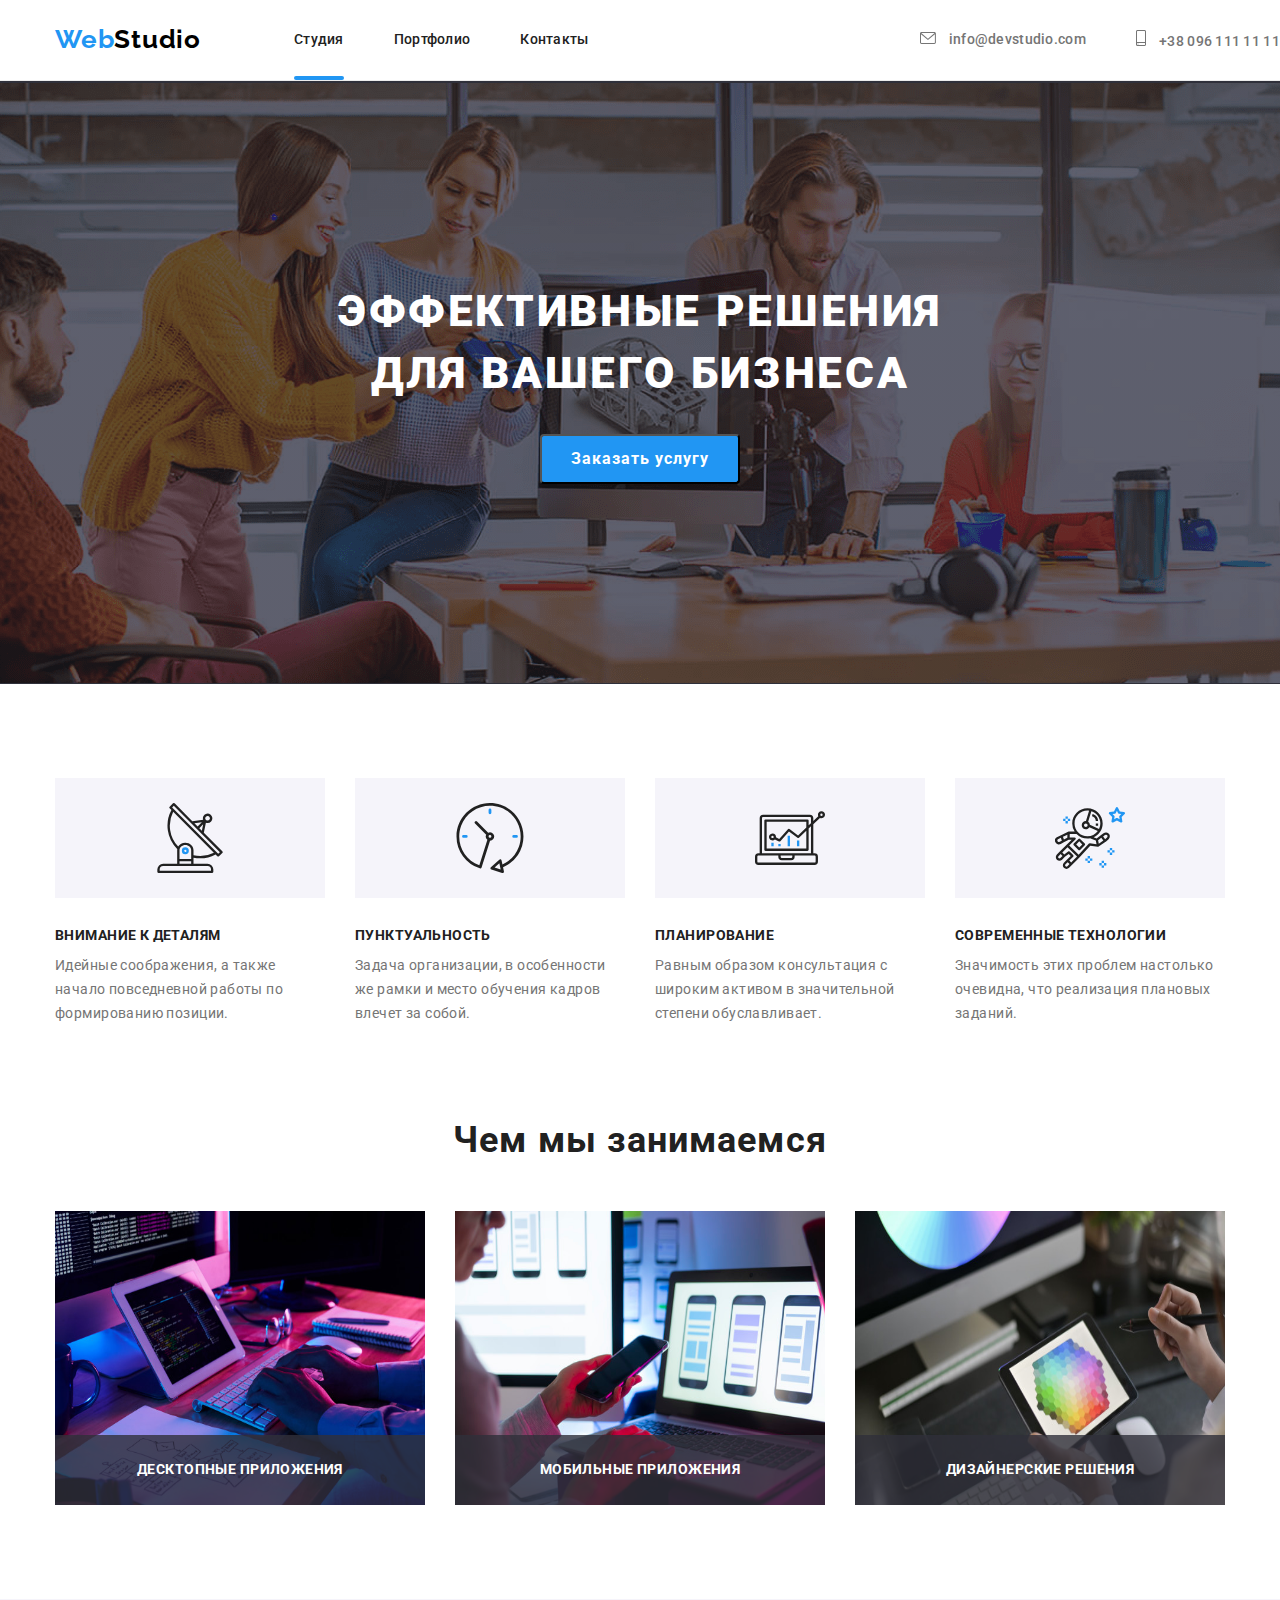
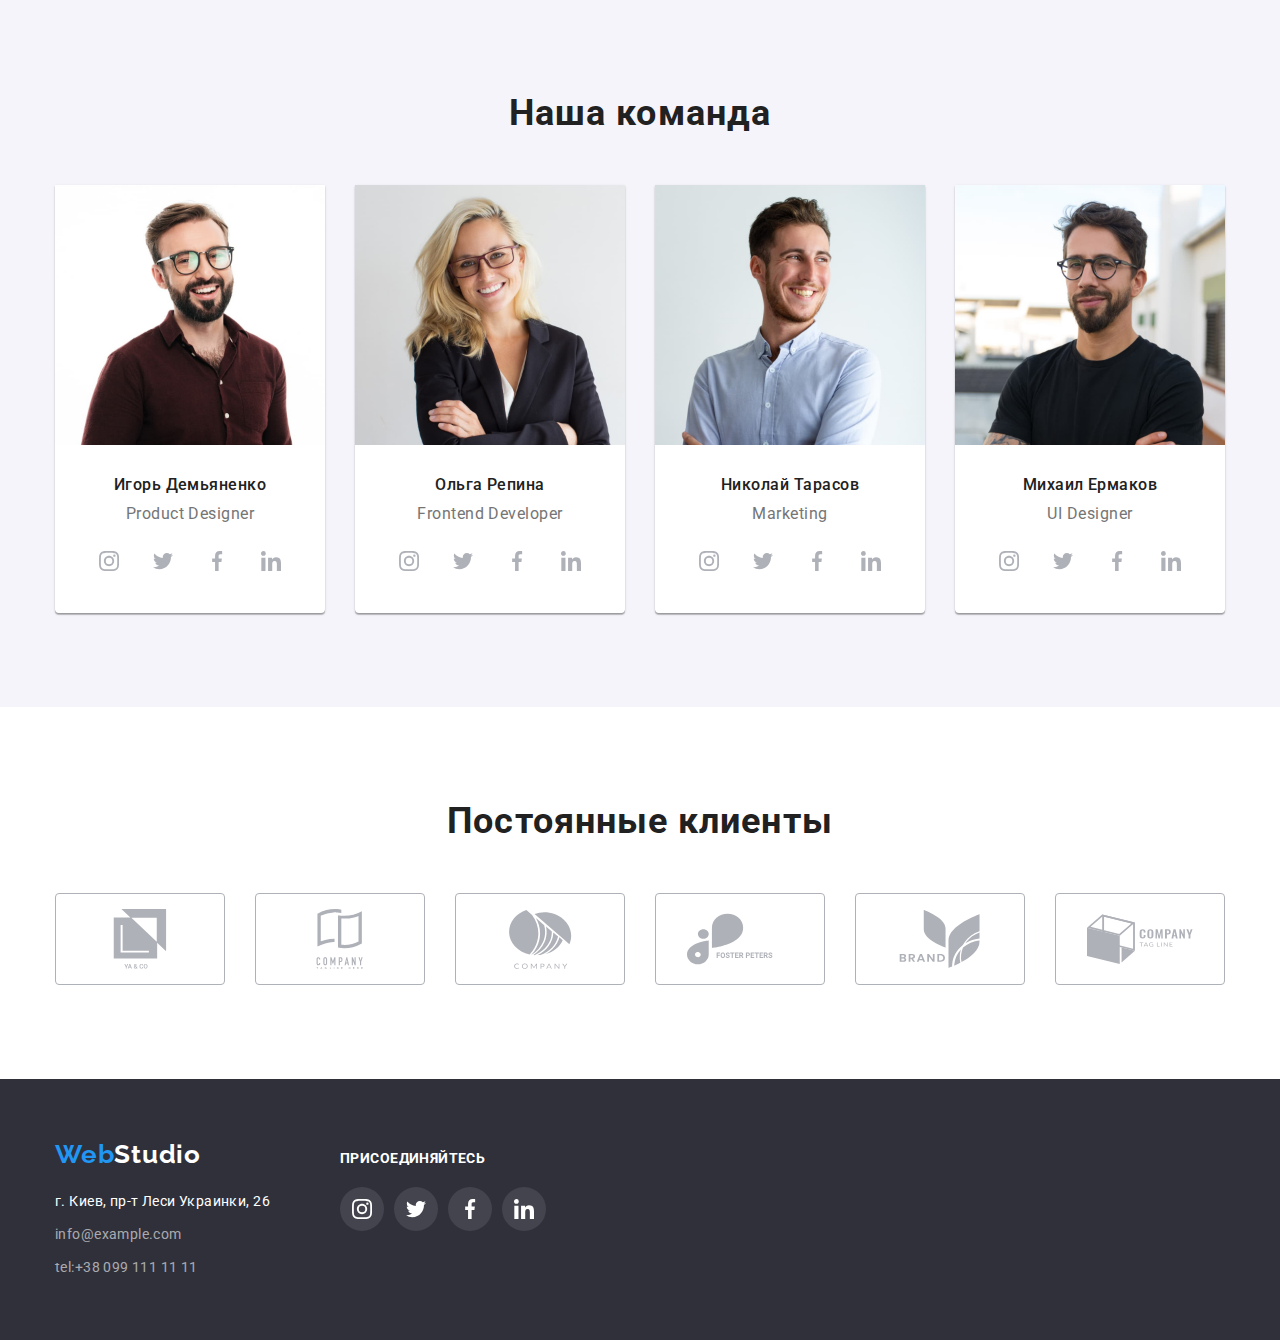
<file: index.html>
<!DOCTYPE html>
<html lang="ru">
  <head>
    <meta charset="UTF-8" />
    <meta http-equiv="X-UA-Compatible" content="IE=edge" />
    <meta name="viewport" content="width=device-width, initial-scale=1.0" />
    <link rel="preconnect" href="https://fonts.googleapis.com" />
    <link rel="preconnect" href="https://fonts.gstatic.com" crossorigin />
    <link
      href="https://fonts.googleapis.com/css2?family=Raleway:wght@700&family=Roboto:wght@400;500;700;900&display=swap"
      rel="stylesheet"
    />
    <link
      rel="stylesheet"
      href="https://cdn.jsdelivr.net/npm/modern-normalize@1.1.0/modern-normalize.min.css"
    />
    <link rel="stylesheet" href="CSS\style.css" />
    <title>WebStudio</title>
  </head>

  <body>
    <!-- Top line -->
    <header class="header">
      <div class="container header_row">
        <a class="logo">Web<span class="studio">Studio</span></a>

        <nav class="nav">
          <ul class="navigation navigation_list">
            <li class="contacts">
              <a class="contacts_link" href="./index.html">Студия</a>
            </li>
            <li class="contacts">
              <a href="portfolio.html">Портфолио</a>
            </li>
            <li class="contacts">
              <a href="">Контакты</a>
            </li>
          </ul>
        </nav>
        <ul class="connection">
          <li class="info">
            <a class="envelope_link" href="mailto:info@devstudio.com">
              <svg class="envelope_icon" width="16" height="12">
                <use href="./image/icons.svg#envelope"></use>
              </svg>
              info@devstudio.com
            </a>
          </li>
          <li class="info">
            <a class="tel_link" href="tel:+380961111111">
              <svg class="tel_icon" width="10" height="16">
                <use href="./image/icons.svg#smartphone"></use>
              </svg>
              +38 096 111 11 11
            </a>
          </li>
        </ul>
      </div>
    </header>

    <!--A cap-->

    <main>
      <section class="business">
        <div class="container">
          <h1>Эффективные решения<br />для вашего бизнеса</h1>
          <button type="button" class="button" data-modal-open>
            Заказать услугу
          </button>
        </div>
      </section>
      <!--Section2-->
      <section class="section">
        <div class="container">
          <h2 class="visuallyhidden">Важный заголовок которого нет</h2>
          <ul class="peculiarities">
            <li class="peculiarities_item">
              <a class="peculiarities_link" href="">
                <svg class="peculiarities_icon" width="70" height="70">
                  <use href="./image/icons.svg#antenna"></use>
                </svg>
              </a>
            </li>
            <li class="peculiarities_item">
              <a class="peculiarities_link" href="">
                <svg class="peculiarities_icon" width="70" height="70">
                  <use href="./image/icons.svg#clock"></use>
                </svg>
              </a>
            </li>
            <li class="peculiarities_item">
              <a class="peculiarities_link" href="">
                <svg class="peculiarities_icon" width="70" height="70">
                  <use href="./image/icons.svg#diagram"></use>
                </svg>
              </a>
            </li>
            <li class="peculiarities_item">
              <a class="peculiarities_link" href="">
                <svg class="peculiarities_icon" width="70" height="70">
                  <use href="./image/icons.svg#astronaut"></use>
                </svg>
              </a>
            </li>
          </ul>
          <ul class="features">
            <li class="features_item">
              <h3 class="features_title">ВНИМАНИЕ К ДЕТАЛЯМ</h3>
              <p class="features_text">
                Идейные соображения, а также начало повседневной работы по
                формированию позиции.
              </p>
            </li>
            <li class="features_item">
              <h3 class="features_title">ПУНКТУАЛЬНОСТЬ</h3>
              <p class="features_text">
                Задача организации, в особенности же рамки и место обучения
                кадров влечет за собой.
              </p>
            </li>
            <li class="features_item">
              <h3 class="features_title">ПЛАНИРОВАНИЕ</h3>
              <p class="features_text">
                Равным образом консультация с широким активом в значительной
                степени обуславливает.
              </p>
            </li>
            <li class="features_item">
              <h3 class="features_title">СОВРЕМЕННЫЕ ТЕХНОЛОГИИ</h3>
              <p class="features_text">
                Значимость этих проблем настолько очевидна, что реализация
                плановых заданий.
              </p>
            </li>
          </ul>
        </div>
      </section>
      <!--Section3-->
      <section class="work_section section">
        <div class="container">
          <h2 class="work_section_title">Чем мы занимаемся</h2>
          <ul class="demonstration">
            <li class="demo">
              <div class="demonstration_picture">
                <img
                  src="image/maket.jpg"
                  alt="создание макета"
                  width="370"
                  height="294"
                />
                <p class="picture_demo">Десктопные приложения</p>
              </div>
            </li>
            <li class="demo">
              <div class="demonstration_picture">
                <img
                  src="image/mobile.jpg"
                  alt="приложения для мобильных устройств"
                  width="370"
                  height="294"
                />
                <p class="picture_demo">Мобильные приложения</p>
              </div>
            </li>
            <li class="demo">
              <div class="demonstration_picture">
                <img
                  src="image/grafica.jpg"
                  alt="графический дизайн"
                  width="370"
                  height="294"
                />
                <p class="picture_demo">Дизайнерские решения</p>
              </div>
            </li>
          </ul>
        </div>
      </section>
      <!--People-->
      <section class="people section">
        <div class="container">
          <h2 class="people_title">Наша команда</h2>
          <ul class="command">
            <li class="command_people">
              <img
                src="image/Игорь_Демьяненко.jpg"
                alt="Игорь Демьяненко"
                width="270"
                height="260"
              />
              <div class="team_wrapper">
                <h3 class="team_title">Игорь Демьяненко</h3>
                <p class="team_text">Product Designer</p>
                <ul class="socials">
                  <li class="socials_item">
                    <a class="socials_link" href="">
                      <svg class="socials_icon" width="20" height="20">
                        <use href="./image/icons.svg#instagram"></use>
                      </svg>
                    </a>
                  </li>
                  <li class="socials_item">
                    <a class="socials_link" href="">
                      <svg class="socials_icon" width="20" height="20">
                        <use href="./image/icons.svg#twitter"></use>
                      </svg>
                    </a>
                  </li>
                  <li class="socials_item">
                    <a class="socials_link" href="">
                      <svg class="socials_icon" width="20" height="20">
                        <use href="./image/icons.svg#facebook"></use>
                      </svg>
                    </a>
                  </li>
                  <li class="socials_item">
                    <a class="socials_link" href="">
                      <svg class="socials_icon" width="20" height="20">
                        <use href="./image/icons.svg#linkedin"></use>
                      </svg>
                    </a>
                  </li>
                </ul>
              </div>
            </li>
            <li class="command_people">
              <img
                src="image/Ольга_Репина.jpg"
                alt="Ольга Репина"
                width="270"
                height="260"
              />
              <div class="team_wrapper">
                <h3 class="team_title">Ольга Репина</h3>
                <p class="team_text">Frontend Developer</p>
                <ul class="socials">
                  <li class="socials_item">
                    <a class="socials_link" href="">
                      <svg class="socials_icon" width="20" height="20">
                        <use href="./image/icons.svg#instagram"></use>
                      </svg>
                    </a>
                  </li>
                  <li class="socials_item">
                    <a class="socials_link" href="">
                      <svg class="socials_icon" width="20" height="20">
                        <use href="./image/icons.svg#twitter"></use>
                      </svg>
                    </a>
                  </li>
                  <li class="socials_item">
                    <a class="socials_link" href="">
                      <svg class="socials_icon" width="20" height="20">
                        <use href="./image/icons.svg#facebook"></use>
                      </svg>
                    </a>
                  </li>
                  <li class="socials_item">
                    <a class="socials_link" href="">
                      <svg class="socials_icon" width="20" height="20">
                        <use href="./image/icons.svg#linkedin"></use>
                      </svg>
                    </a>
                  </li>
                </ul>
              </div>
            </li>
            <li class="command_people">
              <img
                src="image/Николай_Тарасов.jpg"
                alt="Николай Тарасов"
                width="270"
                height="260"
              />
              <div class="team_wrapper">
                <h3 class="team_title">Николай Тарасов</h3>
                <p class="team_text">Marketing</p>
                <ul class="socials">
                  <li class="socials_item">
                    <a class="socials_link" href="">
                      <svg class="socials_icon" width="20" height="20">
                        <use href="./image/icons.svg#instagram"></use>
                      </svg>
                    </a>
                  </li>
                  <li class="socials_item">
                    <a class="socials_link" href="">
                      <svg class="socials_icon" width="20" height="20">
                        <use href="./image/icons.svg#twitter"></use>
                      </svg>
                    </a>
                  </li>
                  <li class="socials_item">
                    <a class="socials_link" href="">
                      <svg class="socials_icon" width="20" height="20">
                        <use href="./image/icons.svg#facebook"></use>
                      </svg>
                    </a>
                  </li>
                  <li class="socials_item">
                    <a class="socials_link" href="">
                      <svg class="socials_icon" width="20" height="20">
                        <use href="./image/icons.svg#linkedin"></use>
                      </svg>
                    </a>
                  </li>
                </ul>
              </div>
            </li>
            <li class="command_people">
              <img
                src="image/Михаил_Ермаков.jpg"
                alt="Михаил Ермаков"
                width="270"
                height="260"
              />
              <div class="team_wrapper">
                <h3 class="team_title">Михаил Ермаков</h3>
                <p class="team_text">UI Designer</p>
                <ul class="socials">
                  <li class="socials_item">
                    <a class="socials_link" href="">
                      <svg class="socials_icon" width="20" height="20">
                        <use href="./image/icons.svg#instagram"></use>
                      </svg>
                    </a>
                  </li>
                  <li class="socials_item">
                    <a class="socials_link" href="">
                      <svg class="socials_icon" width="20" height="20">
                        <use href="./image/icons.svg#twitter"></use>
                      </svg>
                    </a>
                  </li>
                  <li class="socials_item">
                    <a class="socials_link" href="">
                      <svg class="socials_icon" width="20" height="20">
                        <use href="./image/icons.svg#facebook"></use>
                      </svg>
                    </a>
                  </li>
                  <li class="socials_item">
                    <a class="socials_link" href="">
                      <svg class="socials_icon" width="20" height="20">
                        <use href="./image/icons.svg#linkedin"></use>
                      </svg>
                    </a>
                  </li>
                </ul>
              </div>
            </li>
          </ul>
        </div>
      </section>

      <section class="section">
        <h2 class="clients">Постоянные клиенты</h2>
        <ul class="my_clients">
          <li class="clients_item">
            <a class="clients_link" href="">
              <svg class="clients_icon" width="106" height="60">
                <use href="image/icons.svg#one"></use>
              </svg>
            </a>
          </li>
          <li class="clients_item">
            <a class="clients_link" href="">
              <svg class="clients_icon" width="106" height="60">
                <use href="image/icons.svg#two"></use>
              </svg>
            </a>
          </li>
          <li class="clients_item">
            <a class="clients_link" href="">
              <svg class="clients_icon" width="106" height="60">
                <use href="image/icons.svg#three"></use>
              </svg>
            </a>
          </li>
          <li class="clients_item">
            <a class="clients_link" href="">
              <svg class="clients_icon" width="106" height="60">
                <use href="image/icons.svg#four"></use>
              </svg>
            </a>
          </li>
          <li class="clients_item">
            <a class="clients_link" href="">
              <svg class="clients_icon" width="106" height="60">
                <use href="image/icons.svg#five"></use>
              </svg>
            </a>
          </li>
          <li class="clients_item">
            <a class="clients_link" href="">
              <svg class="clients_icon" width="106" height="60">
                <use href="image/icons.svg#six"></use>
              </svg>
            </a>
          </li>
        </ul>
      </section>
    </main>

    <!--Basement-->
    <footer class="footer">
      <div class="container">
        <div class="site_footer_nav">
          <div class="site_footer">
            <a class="footer_logo"
              >Web<span class="footer_studio">Studio</span></a
            >
            <address>
              <ul>
                <li class="address">
                  <a class="avenue" href="">г. Киев, пр-т Леси Украинки, 26</a>
                </li>
                <li class="address">
                  <a class="footer_info" href="mailto:info@example.com"
                    >info@example.com</a
                  >
                </li>
                <li class="address">
                  <a class="footer_info" href="tel:+380991111111"
                    >tel:+38 099 111 11 11</a
                  >
                </li>
              </ul>
            </address>
          </div>
          <div class="site_footer_two">
            <h3 class="join_footer">присоединяйтесь</h3>
            <ul class="join">
              <li class="join_item">
                <a class="join_link" href="">
                  <svg class="join_icon" width="20" height="20">
                    <use href="./image/icons.svg#instagram"></use>
                  </svg>
                </a>
              </li>
              <li class="join_item">
                <a class="join_link" href="">
                  <svg class="join_icon" width="20" height="20">
                    <use href="./image/icons.svg#twitter"></use>
                  </svg>
                </a>
              </li>
              <li class="join_item">
                <a class="join_link" href="">
                  <svg class="join_icon" width="20" height="20">
                    <use href="./image/icons.svg#facebook"></use>
                  </svg>
                </a>
              </li>
              <li class="join_item">
                <a class="join_link" href="">
                  <svg class="join_icon" width="20" height="20">
                    <use href="./image/icons.svg#linkedin"></use>
                  </svg>
                </a>
              </li>
            </ul>
          </div>
        </div>
      </div>
    </footer>

    <!--modal window-->

    <div class="backdrop is-hidden" data-modal>
      <div class="modal_wrapper">
        <button class="modal_btn" type="button" data-modal-close>X</button>
      </div>
    </div>

    <script src="./js/modal.js"></script>
  </body>
</html>
</file>
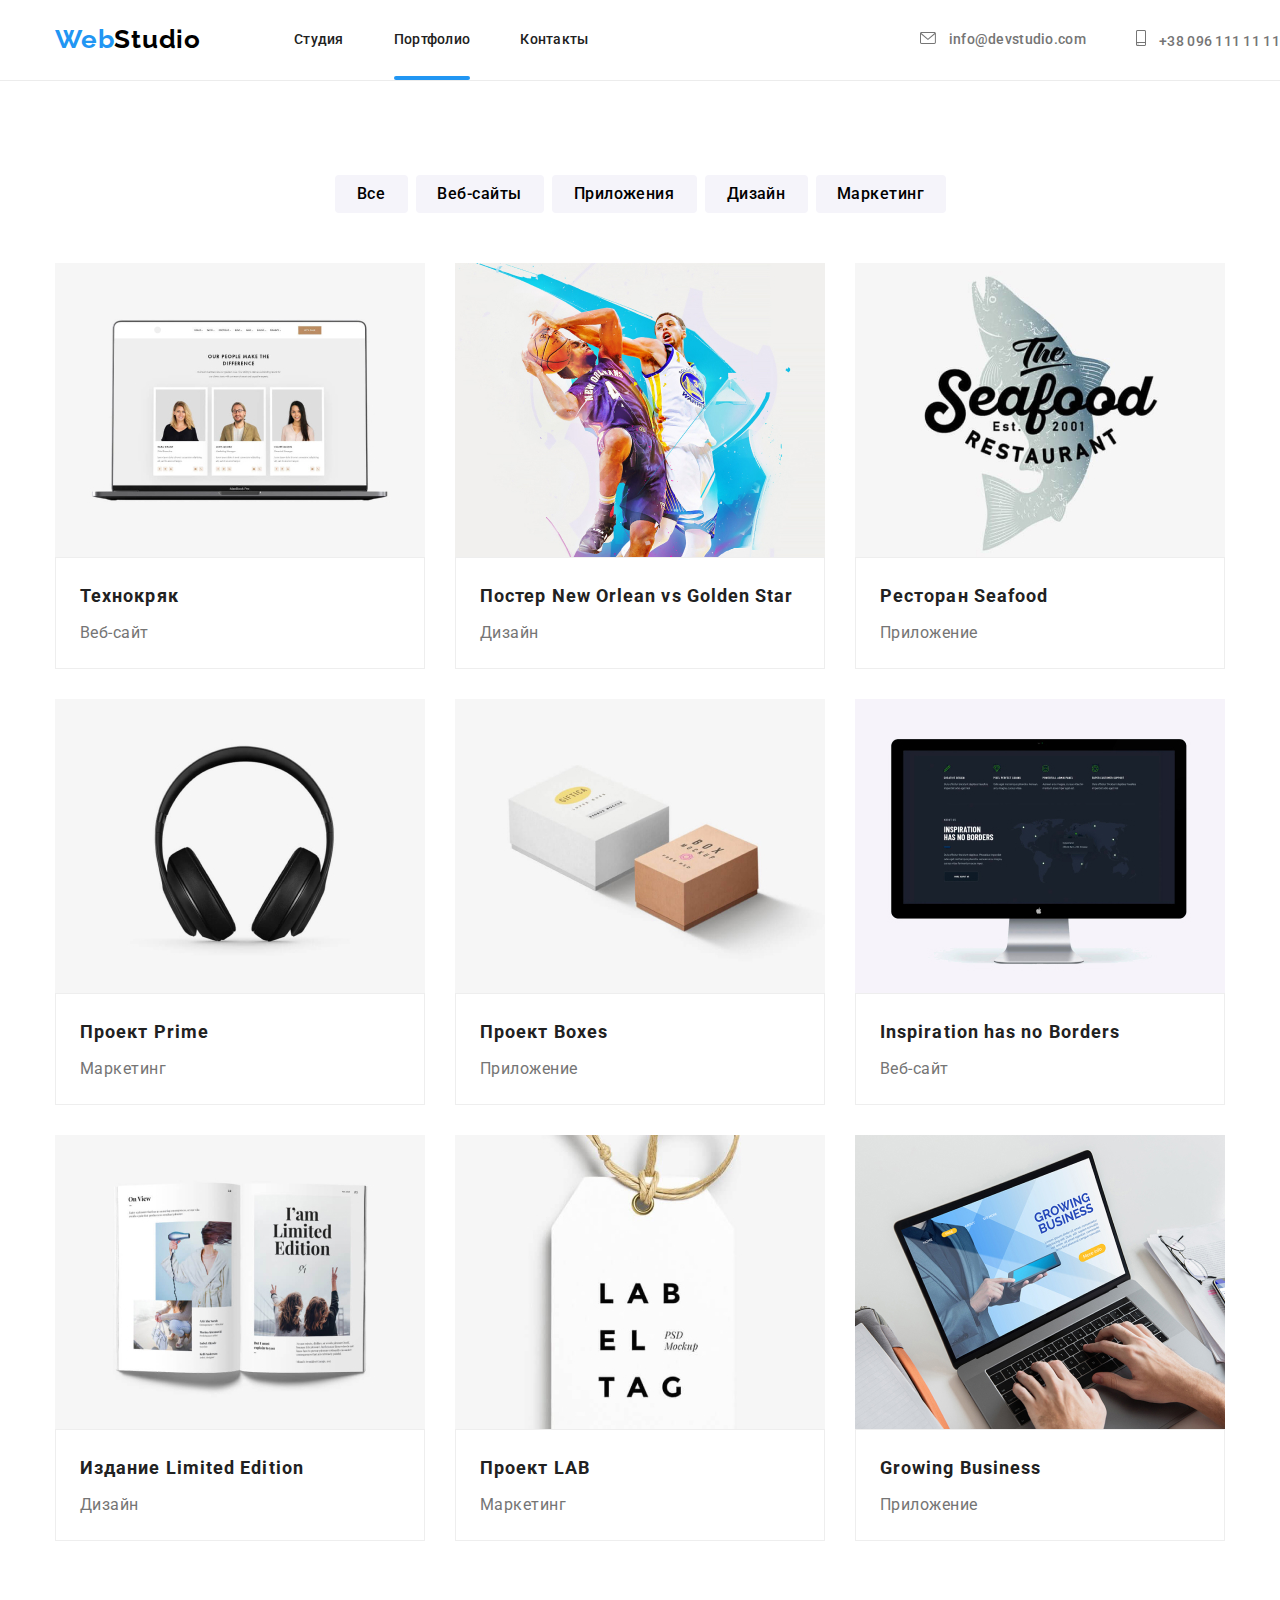
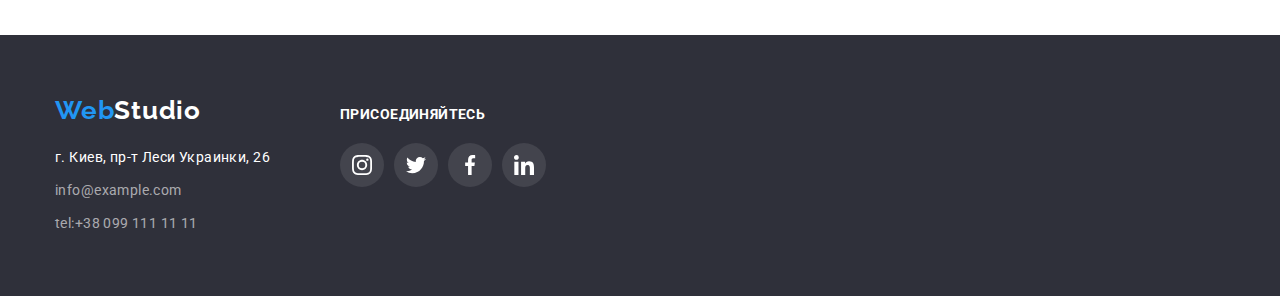
<file: portfolio.html>
<!DOCTYPE html>
<html lang="ru">
  <head>
    <meta charset="UTF-8" />
    <meta http-equiv="X-UA-Compatible" content="IE=edge" />
    <meta name="viewport" content="width=device-width, initial-scale=1.0" />
    <link rel="preconnect" href="https://fonts.googleapis.com" />
    <link rel="preconnect" href="https://fonts.gstatic.com" crossorigin />
    <link
      href="https://fonts.googleapis.com/css2?family=Raleway:wght@700&family=Roboto:wght@400;500;700;900&display=swap"
      rel="stylesheet"
    />
    <link
      rel="stylesheet"
      href="https://cdn.jsdelivr.net/npm/modern-normalize@1.1.0/modern-normalize.min.css"
    />
    <link rel="stylesheet" href="CSS\style.css" />
    <title>Portfolio</title>
  </head>

  <body>
    <!-- Top line -->
    <header class="header">
      <div class="container header_row">
        <a class="logo">Web<span class="studio">Studio</span></a>

        <nav class="nav">
          <ul class="navigation navigation_list">
            <li class="contacts">
              <a href="./index.html">Студия</a>
            </li>
            <li class="contacts">
              <a class="contacts_link" href="portfolio.html">Портфолио</a>
            </li>
            <li class="contacts">
              <a href="">Контакты</a>
            </li>
          </ul>
        </nav>
        <ul class="connection">
          <li class="info">
            <a class="envelope_link" href="mailto:info@devstudio.com">
              <svg class="envelope_icon" width="16" height="12">
                <use href="./image/icons.svg#envelope"></use>
              </svg>
              info@devstudio.com
            </a>
          </li>
          <li class="info">
            <a class="tel_link" href="tel:+380961111111">
              <svg class="tel_icon" width="10" height="16">
                <use href="./image/icons.svg#smartphone"></use>
              </svg>
              +38 096 111 11 11
            </a>
          </li>
        </ul>
      </div>
    </header>

    <main>
      <section class="section">
        <div class="container">
          <h2 class="visuallyhidden">Важный заголовок которого нет</h2>
          <ul class="btn_container">
            <li class="more_button">
              <button type="button" class="button_portfolio all">Все</button>
            </li>
            <li class="more_button">
              <button type="button" class="button_portfolio web_sites">
                Веб-сайты
              </button>
            </li>
            <li class="more_button">
              <button type="button" class="button_portfolio applications">
                Приложения
              </button>
            </li>
            <li class="more_button">
              <button type="button" class="button_portfolio design">
                Дизайн
              </button>
            </li>
            <li class="more_button">
              <button type="" class="button_portfolio marketing">
                Маркетинг
              </button>
            </li>
          </ul>

          <ul class="project_image">
            <li class="project_i">
              <div class="thumb">
                <img
                  src="./image/technocrack.jpg"
                  alt="Технокряк"
                  width="370"
                  height="294"
                />
                <p class="thumb_text">
                  Ресурс предлагает комплексные предложения с разным уровнем
                  функционала и сервисов. Все это позволит посетителю получить
                  исчерпывающие сведения<br />о компании или частном лице.
                </p>
              </div>
              <div class="brd_i">
                <h3 class="description">Технокряк</h3>
                <p class="description_text">Веб-сайт</p>
              </div>
            </li>
            <li class="project_i">
              <div class="thumb">
                <img
                  src="./image/design.jpg"
                  alt="Постер New Orlean vs Golden Star"
                  width="370"
                  height="294"
                />
                <p class="thumb_text">
                  Ресурс предлагает комплексные предложения с разным уровнем
                  функционала и сервисов. Все это позволит посетителю получить
                  исчерпывающие сведения<br />о компании или частном лице.
                </p>
              </div>

              <div class="brd_i">
                <h3 class="description">Постер New Orlean vs Golden Star</h3>
                <p class="description_text">Дизайн</p>
              </div>
            </li>
            <li class="project_i">
              <div class="thumb">
                <img
                  src="./image/restaurant.jpg"
                  alt="Ресторан Seafood"
                  width="370"
                  height="294"
                />
                <p class="thumb_text">
                  Ресурс предлагает комплексные предложения с разным уровнем
                  функционала и сервисов. Все это позволит посетителю получить
                  исчерпывающие сведения<br />о компании или частном лице.
                </p>
              </div>

              <div class="brd_i">
                <h3 class="description">Ресторан Seafood</h3>
                <p class="description_text">Приложение</p>
              </div>
            </li>
            <li class="project_i">
              <div class="thumb">
                <img
                  src="./image/prime.jpg"
                  alt="Проект Prime"
                  width="370"
                  height="294"
                />
                <p class="thumb_text">
                  Ресурс предлагает комплексные предложения с разным уровнем
                  функционала и сервисов. Все это позволит посетителю получить
                  исчерпывающие сведения<br />о компании или частном лице.
                </p>
              </div>

              <div class="brd_i">
                <h3 class="description">Проект Prime</h3>
                <p class="description_text">Маркетинг</p>
              </div>
            </li>
            <li class="project_i">
              <div class="thumb">
                <img
                  src="./image/boxes.jpg"
                  alt="Проект Boxes"
                  width="370"
                  height="294"
                />
                <p class="thumb_text">
                  Ресурс предлагает комплексные предложения с разным уровнем
                  функционала и сервисов. Все это позволит посетителю получить
                  исчерпывающие сведения<br />о компании или частном лице.
                </p>
              </div>

              <div class="brd_i">
                <h3 class="description">Проект Boxes</h3>
                <p class="description_text">Приложение</p>
              </div>
            </li>
            <li class="project_i">
              <div class="thumb">
                <img
                  src="./image/inspiration.jpg"
                  alt="Inspiration has no Borders"
                  width="370"
                  height="294"
                />
                <p class="thumb_text">
                  Ресурс предлагает комплексные предложения с разным уровнем
                  функционала и сервисов. Все это позволит посетителю получить
                  исчерпывающие сведения<br />о компании или частном лице.
                </p>
              </div>

              <div class="brd_i">
                <h3 class="description">Inspiration has no Borders</h3>
                <p class="description_text">Веб-сайт</p>
              </div>
            </li>
            <li class="project_i">
              <div class="thumb">
                <img
                  src="./image/limited_edition.jpg"
                  alt="Издание Limited Edition"
                  width="370"
                  height="294"
                />
                <p class="thumb_text">
                  Ресурс предлагает комплексные предложения с разным уровнем
                  функционала и сервисов. Все это позволит посетителю получить
                  исчерпывающие сведения<br />о компании или частном лице.
                </p>
              </div>

              <div class="brd_i">
                <h3 class="description">Издание Limited Edition</h3>
                <p class="description_text">Дизайн</p>
              </div>
            </li>
            <li class="project_i">
              <div class="thumb">
                <img
                  src="./image/lab.jpg"
                  alt="Проект LAB"
                  width="370"
                  height="294"
                />
                <p class="thumb_text">
                  Ресурс предлагает комплексные предложения с разным уровнем
                  функционала и сервисов. Все это позволит посетителю получить
                  исчерпывающие сведения<br />о компании или частном лице.
                </p>
              </div>

              <div class="brd_i">
                <h3 class="description">Проект LAB</h3>
                <p class="description_text">Маркетинг</p>
              </div>
            </li>
            <li class="project_i">
              <div class="thumb">
                <img
                  src="./image/growing_business.jpg"
                  alt="Growing Business"
                  width="370"
                  height="294"
                />
                <p class="thumb_text">
                  Ресурс предлагает комплексные предложения с разным уровнем
                  функционала и сервисов. Все это позволит посетителю получить
                  исчерпывающие сведения<br />о компании или частном лице.
                </p>
              </div>

              <div class="brd_i">
                <h3 class="description">Growing Business</h3>
                <p class="description_text">Приложение</p>
              </div>
            </li>
          </ul>
        </div>
      </section>
    </main>
    <!--Basement-->
    <footer class="footer">
      <div class="container">
        <div class="site_footer_nav">
          <div class="site_footer">
            <a class="footer_logo"
              >Web<span class="footer_studio">Studio</span></a
            >
            <address>
              <ul>
                <li class="address">
                  <a class="avenue" href="">г. Киев, пр-т Леси Украинки, 26</a>
                </li>
                <li class="address">
                  <a class="footer_info" href="mailto:info@example.com"
                    >info@example.com</a
                  >
                </li>
                <li class="address">
                  <a class="footer_info" href="tel:+380991111111"
                    >tel:+38 099 111 11 11</a
                  >
                </li>
              </ul>
            </address>
          </div>
          <div class="site_footer_two">
            <h3 class="join_footer">присоединяйтесь</h3>
            <ul class="join">
              <li class="join_item">
                <a class="join_link" href="">
                  <svg class="join_icon" width="20" height="20">
                    <use href="./image/icons.svg#instagram"></use>
                  </svg>
                </a>
              </li>
              <li class="join_item">
                <a class="join_link" href="">
                  <svg class="join_icon" width="20" height="20">
                    <use href="./image/icons.svg#twitter"></use>
                  </svg>
                </a>
              </li>
              <li class="join_item">
                <a class="join_link" href="">
                  <svg class="join_icon" width="20" height="20">
                    <use href="./image/icons.svg#facebook"></use>
                  </svg>
                </a>
              </li>
              <li class="join_item">
                <a class="join_link" href="">
                  <svg class="join_icon" width="20" height="20">
                    <use href="./image/icons.svg#linkedin"></use>
                  </svg>
                </a>
              </li>
            </ul>
          </div>
        </div>
      </div>
    </footer>
  </body>
</html>
</file>
